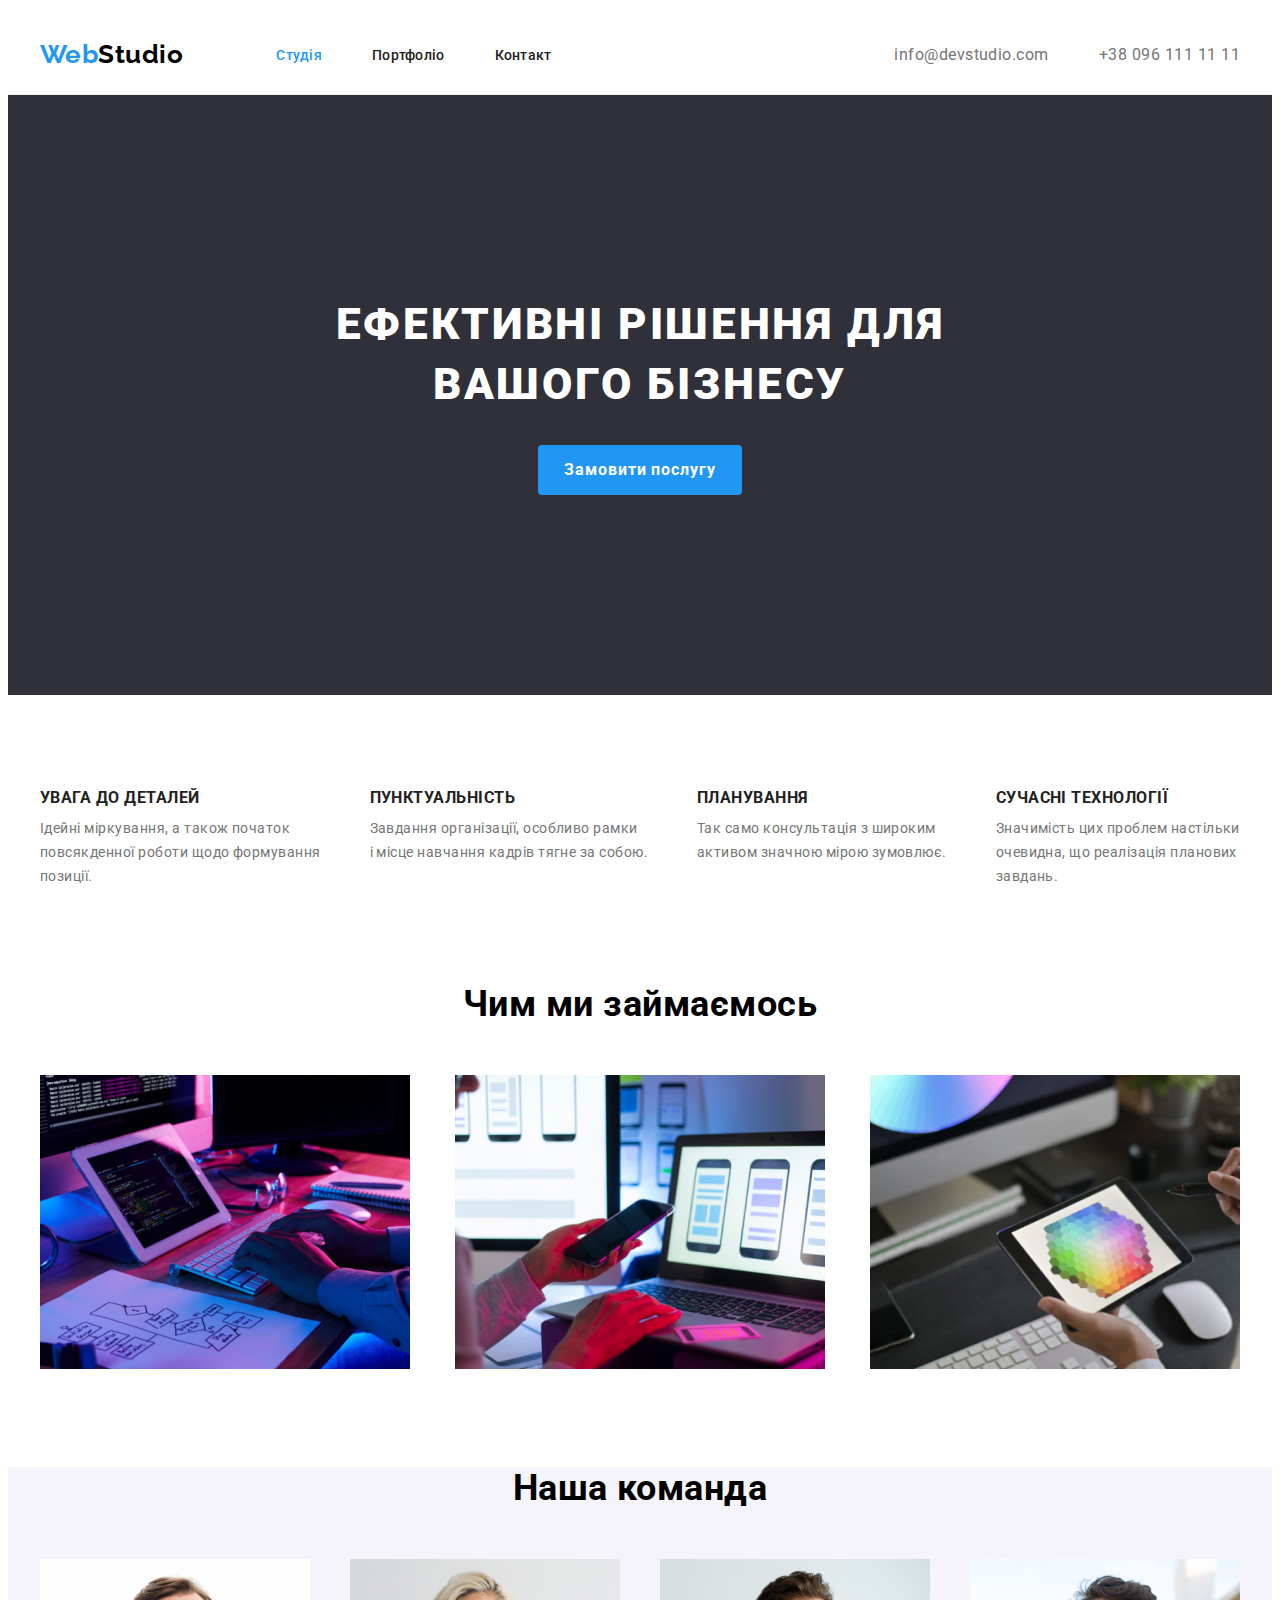
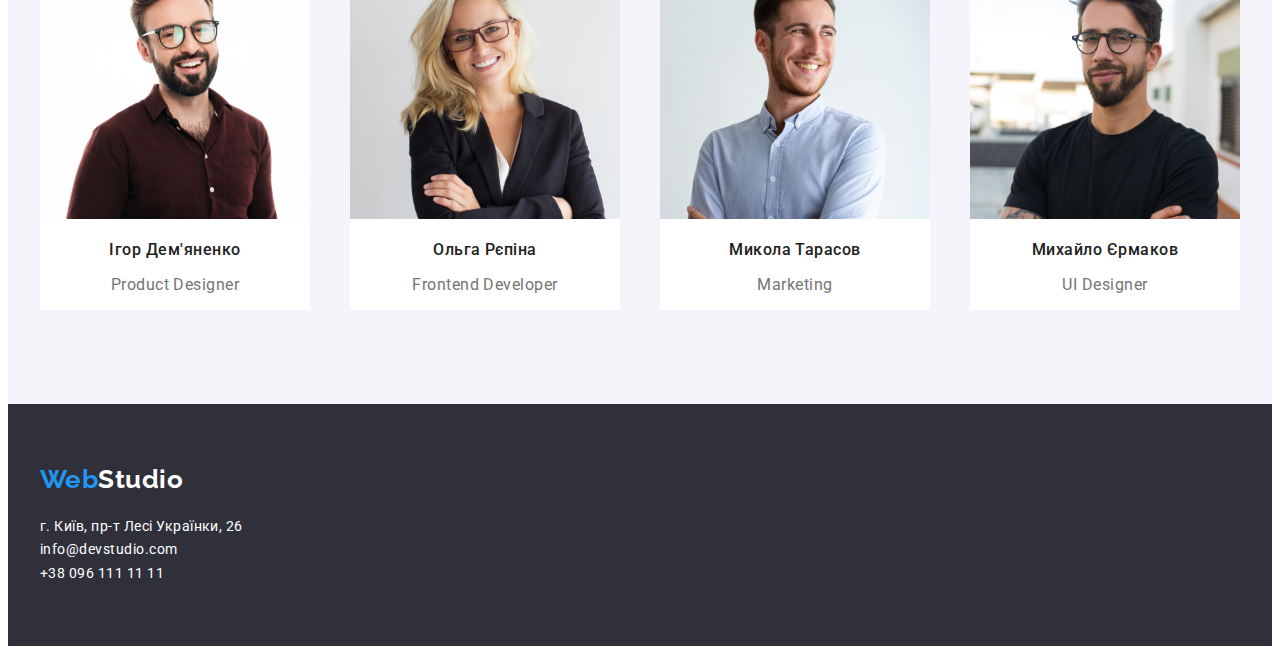
<file: index.html>
<!DOCTYPE html>
<html lang="uk">
  <head>
    <meta charset="UTF-8" />
    <meta http-equiv="X-UA-Compatible" content="IE=edge" />
    <meta name="viewport" content="width=device-width, initial-scale=1.0" />
    <title lang="en">WebStudio</title>
    <link
      href="https://fonts.googleapis.com/css2?family=Raleway:wght@700&family=Roboto:wght@400;500;700;900&display=swap"
      rel="stylesheet"
    />
    <link
      rel="stylesheet"
      href="https://cdnjs.cloudflare.com/ajax/libs/modern-normalize/1.1.0/modern-normalize.min.css"
      integrity="sha512-wpPYUAdjBVSE4KJnH1VR1HeZfpl1ub8YT/NKx4PuQ5NmX2tKuGu6U/JRp5y+Y8XG2tV+wKQpNHVUX03MfMFn9Q=="
      crossorigin="anonymous"
      referrerpolicy="no-referrer"
    />
    <link rel="stylesheet" href="./css/styles.css" />
  </head>

  <body>
    <header>
      <div class="test">
        <div class="container navigation">
          <nav class="nav-container-left">
            <a href="./index.html" lang="en" class="logo"
              >Web<span class="logo-black">Studio</span></a
            >
            <div class="site-nav-container">
              <ul class="site-nav">
                <li>
                  <a href="./index.html" class="current">Студія</a>
                </li>
                <li>
                  <a href="./portfolio.html">Портфоліо</a>
                </li>
                <li>
                  <a href="#">Контакт</a>
                </li>
              </ul>
            </div>
          </nav>
          <div class="nav-container-right">
            <ul class="site-nav-contacts">
              <li>
                <a href="mailto:info@devstudio.com">info@devstudio.com</a>
              </li>
              <li>
                <a href="tel:+380961111111">+38 096 111 11 11</a>
              </li>
            </ul>
          </div>
        </div>
      </div>
    </header>
    <main>
      <section class="title-section">
        <div class="container">
          <h1 class="text-big-title">
            Ефективні рішення для<br />
            вашого бізнесу
          </h1>

          <button type="button" class="button-title">Замовити послугу</button>
        </div>
      </section>

      <section class="benefits">
        <div class="container">
          <!-- сховали заголовок -->
          <h2 class="visually-hidden">Наші переваги</h2>
          <ul class="benefits-list">
            <li>
              <h3>Увага до деталей</h3>
              <p>
                Ідейні міркування, а також початок<br />
                повсякденної роботи щодо формування<br />
                позиції.
              </p>
            </li>

            <li>
              <h3>Пунктуальність</h3>
              <p>
                Завдання організації, особливо рамки<br />
                і місце навчання кадрів тягне за собою.
              </p>
            </li>

            <li>
              <h3>Планування</h3>
              <p>
                Так само консультація з широким<br />
                активом значною мірою зумовлює.
              </p>
            </li>

            <li>
              <h3>Сучасні технології</h3>
              <p>
                Значимість цих проблем настільки<br />
                очевидна, що реалізація планових<br />
                завдань.
              </p>
            </li>
          </ul>
        </div>
      </section>

      <section class="our-works">
        <div class="container">
          <h2>Чим ми займаємось</h2>
          <ul class="our-works-list">
            <li>
              <img
                src="./images/1/img1.jpg"
                alt="Програміст пише код"
                width="370"
              />
            </li>
            <li>
              <img
                src="./images/1/img2.jpg"
                alt="Маркетолог придумує рекламний сайт для телефонів"
                width="370"
              />
            </li>
            <li>
              <img
                src="./images/1/img3.jpg"
                alt="Дизайнер обирає кольори"
                width="370"
              />
            </li>
          </ul>
        </div>
      </section>

      <section class="team-title">
        <div class="container">
          <h2>Наша команда</h2>
          <ul class="team-list">
            <li class="team">
              <img
                src="./images/1/img4.jpg"
                alt="Ігор Дем'яненко"
                width="270"
              />
              <h3>Ігор Дем'яненко</h3>
              <p lang="en">Product Designer</p>
            </li>
            <li class="team">
              <img src="./images/1/img5.jpg" alt="Ольга Рєпіна" width="270" />
              <h3>Ольга Рєпіна</h3>
              <p lang="en">Frontend Developer</p>
            </li>
            <li class="team">
              <img src="./images/1/img6.jpg" alt="Микола Тарасов" width="270" />
              <h3>Микола Тарасов</h3>
              <p lang="en">Marketing</p>
            </li>
            <li class="team">
              <img
                src="./images/1/img7.jpg"
                alt="Михайло Єрмаков"
                width="270"
              />
              <h3>Михайло Єрмаков</h3>
              <p lang="en">UI Designer</p>
            </li>
          </ul>
        </div>
      </section>
    </main>
    <footer>
      <div class="container">
        <a href="./index.html" lang="en" class="logo"
          >Web<span class="logo-white">Studio</span></a
        >
        <address>
          <ul class="footer-address">
            <li>
              <a
                href="https://goo.gl/maps/CPtrU1FHBa2aNyZL9"
                target="_blank"
                rel="noopener noreferrer nofollow"
                >г. Київ, пр-т Лесі Українки, 26</a
              ><br />
            </li>

            <li class="foorer-mail">
              <a href="mailto:info@devstudio.com">info@devstudio.com</a><br />
            </li>

            <li class="foorer-phone">
              <a href="tel:+380961111111">+38 096 111 11 11</a>
            </li>
          </ul>
        </address>
      </div>
    </footer>
  </body>
</html>
</file>
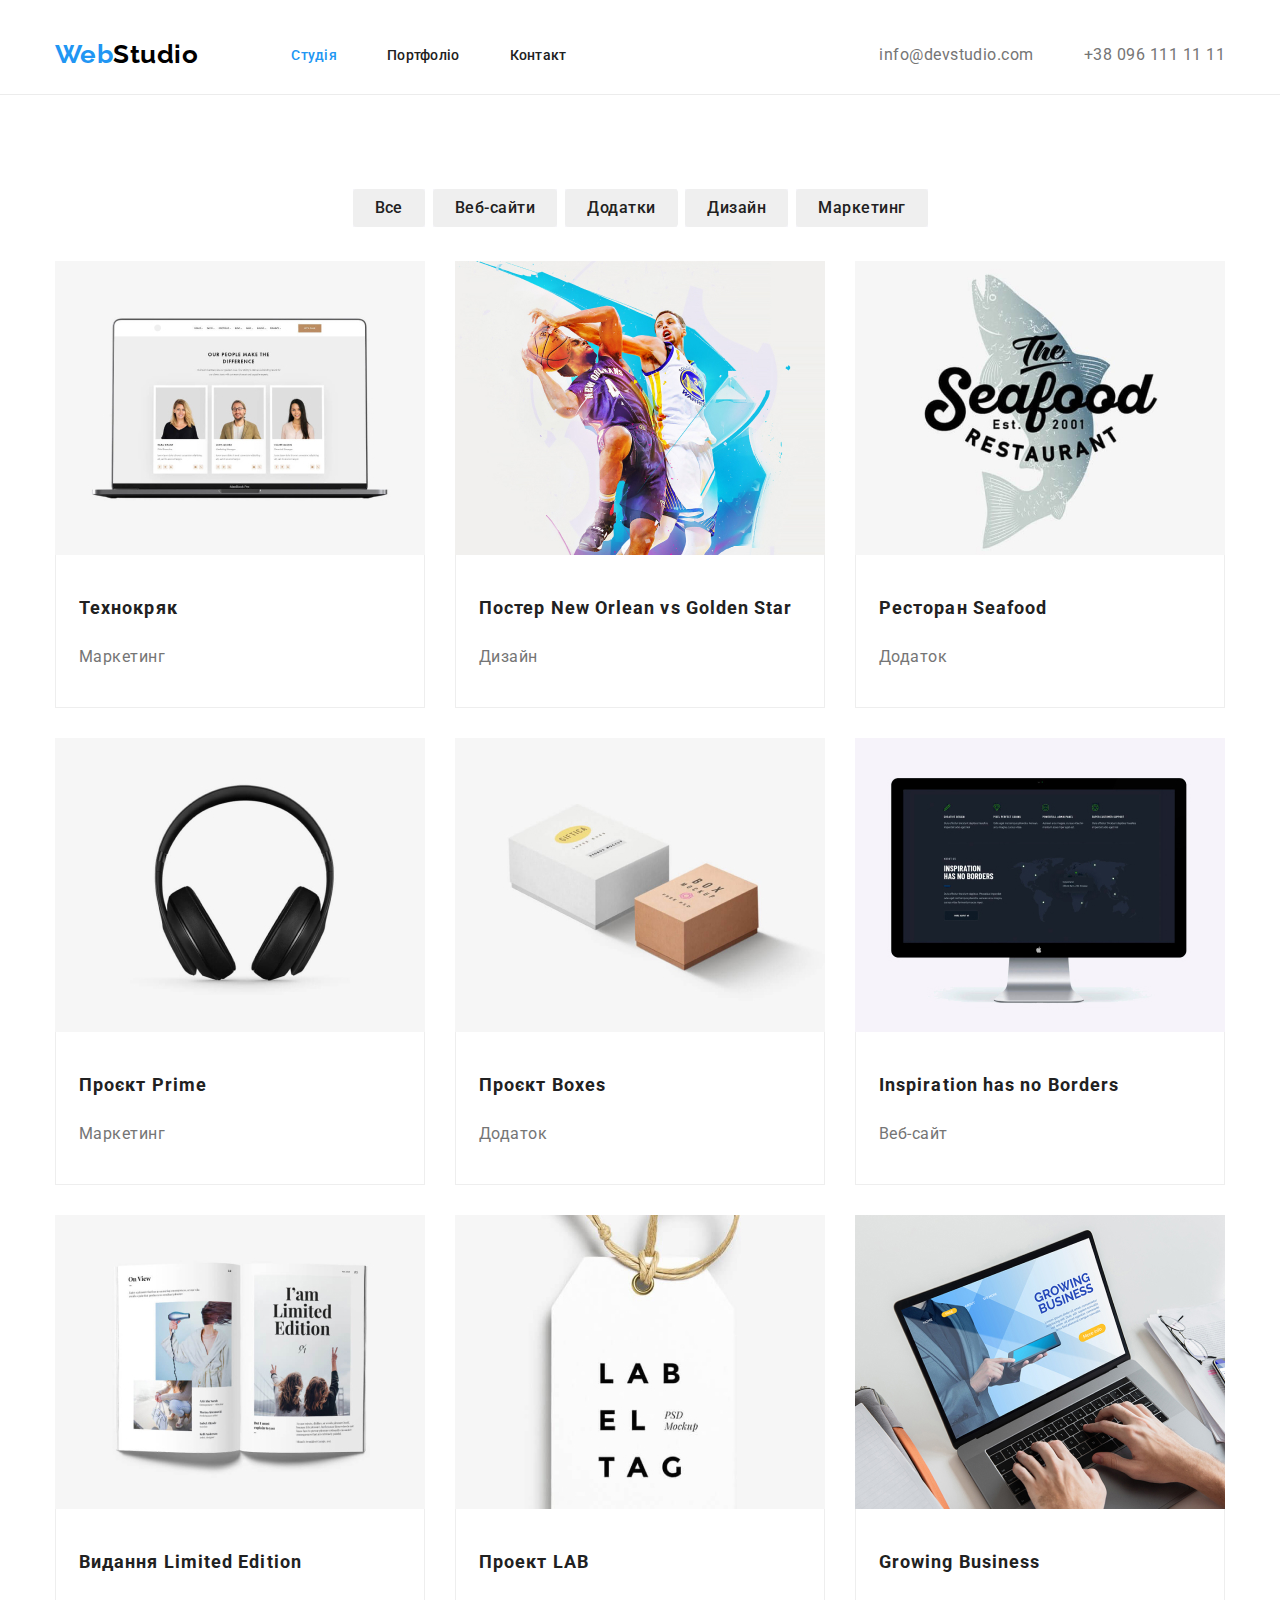
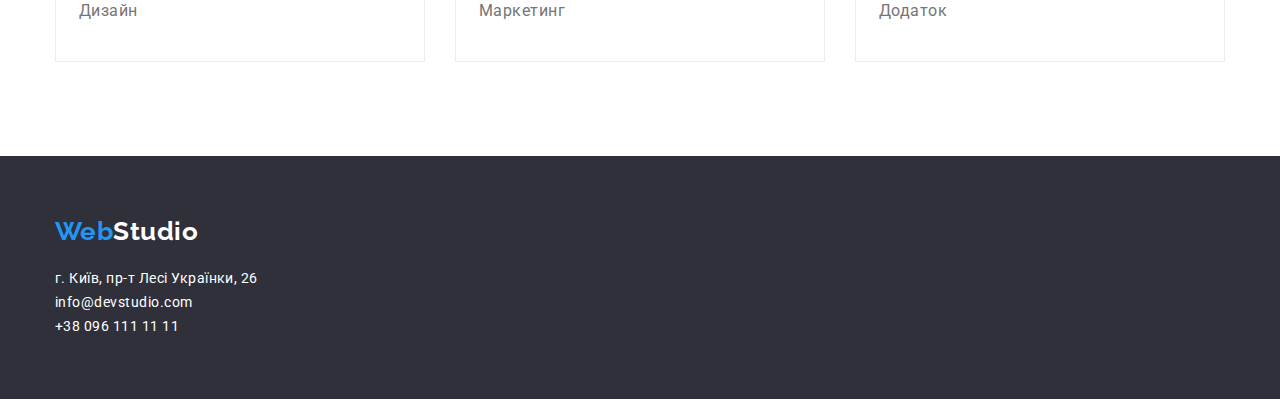
<file: portfolio.html>
<!DOCTYPE html>
<html lang="uk">
  <head>
    <meta charset="UTF-8" />
    <meta http-equiv="X-UA-Compatible" content="IE=edge" />
    <meta name="viewport" content="width=device-width, initial-scale=1.0" />
    <title lang="en">WebStudio</title>
    <link
      href="https://fonts.googleapis.com/css2?family=Raleway:wght@700&family=Roboto:wght@400;500;700;900&display=swap"
      rel="stylesheet"
    />
    <link
      href="https://cdnjs.cloudflare.com/ajax/libs/modern-normalize/1.1.0/modern-normalize.min.css"
      rel="stylesheet"
    />
    <link rel="stylesheet" href="./css/styles.css" />
  </head>

  <body>
    <header>
      <div class="container navigation">
        <nav class="nav-container-left">
          <a href="./index.html" lang="en" class="logo"
            >Web<span class="logo-black">Studio</span></a
          >
          <div class="site-nav-container">
            <ul class="site-nav">
              <li>
                <a href="./index.html" class="current">Студія</a>
              </li>
              <li>
                <a href="./portfolio.html">Портфоліо</a>
              </li>
              <li>
                <a href="#">Контакт</a>
              </li>
            </ul>
          </div>
        </nav>
        <div class="nav-container-right">
          <ul class="site-nav-contacts">
            <li>
              <a href="mailto:info@devstudio.com">info@devstudio.com</a>
            </li>
            <li>
              <a href="tel:+380961111111">+38 096 111 11 11</a>
            </li>
          </ul>
        </div>
      </div>
    </header>

    <main>
      <div class="container">
        <div class="portfolio-buttons">
          <h1 class="visually-hidden">Портфоліо</h1>
          <ul class="list-buttons">
            <li class="item-button">
              <button type="button">Все</button>
            </li>

            <li class="item-button">
              <!--щоб не робився перенос тире, вставляємо спец-символ-->
              <button type="button">Веб&#8209;сайти</button>
            </li>

            <li class="item-button">
              <button type="button">Додатки</button>
            </li>

            <li class="item-button">
              <button type="button">Дизайн</button>
            </li>

            <li class="item-button">
              <button type="button">Маркетинг</button>
            </li>
          </ul>
        </div>

        <div class="portfolio">
          <ul class="card-set">
            <li class="item">
              <a href="#">
                <div class="card">
                  <img
                    src="./images/2/img8.jpg"
                    alt="tehnokryak"
                    width="370"
                  />
                </div>
                <div class="under-foto">
                  <h2>Технокряк</h2>
                  <p>Маркетинг</p>
                </div>
              </a>
            </li>

            <li class="item">
              <a href="#">
                <div class="card">
                  <img
                    src="./images/2/img9.jpg"
                    alt="poster"
                    width="370"
                  />
                </div>
                <div class="under-foto">
                  <h2>Постер New Orlean vs Golden Star</h2>
                  <p>Дизайн</p>
                </div>
              </a>
            </li>

            <li class="item">
              <a href="#">
                <div class="card">
                  <img
                    src="./images/2/img10.jpg"
                    alt="restoran"
                    width="370"
                  />
                </div>
                <div class="under-foto">
                  <h2>Ресторан Seafood</h2>
                  <p>Додаток</p>
                </div>
              </a>
            </li>

            <li class="item">
              <a href="#">
                <div class="card">
                  <img src="./images/2/img11.jpg" alt="prime" width="370" />
                </div>
                <div class="under-foto">
                  <h2>Проєкт Prime</h2>
                  <p>Маркетинг</p>
                </div>
              </a>
            </li>

            <li class="item">
              <a href="#">
                <div class="card">
                  <img src="./images/2/img12.jpg" alt="boxes" width="370" />
                </div>
                <div class="under-foto">
                  <h2>Проєкт Boxes</h2>
                  <p>Додаток</p>
                </div>
              </a>
            </li>

            <li class="item">
              <a href="#">
                <div class="card">
                  <img
                    src="./images/2/img13.jpg"
                    alt="inspiration"
                    width="370"
                  />
                </div>
                <div class="under-foto">
                  <h2>Inspiration has no Borders</h2>
                  <p>Веб-сайт</p>
                </div>
              </a>
            </li>

            <li class="item">
              <a href="#">
                <div class="card">
                  <img
                    src="./images/2/img14.jpg"
                    alt="limited edition"
                    width="370"
                  />
                </div>
                <div class="under-foto">
                  <h2>Видання Limited Edition</h2>
                  <p>Дизайн</p>
                </div>
              </a>
            </li>

            <li class="item">
              <a href="#">
                <div class="card">
                  <img src="./images/2/img15.jpg" alt="proect lab" width="370" />
                </div>
                <div class="under-foto">
                  <h2>Проект LAB</h2>
                  <p>Маркетинг</p>
                </div>
              </a>
            </li>

            <li class="item">
              <a href="#">
                <div class="card">
                  <img
                    src="./images/2/img16.jpg"
                    alt="Growing Business"
                    width="370"
                  />
                </div>
                <div class="under-foto">
                  <h2>Growing Business</h2>
                  <p>Додаток</p>
                </div>
              </a>
            </li>
          </ul>
        </div>
      </div>
    </main>

    <footer>
      <div class="container">
        <a href="./index.html" lang="en" class="logo"
          >Web<span class="logo-white">Studio</span></a
        >

        <address>
          <ul class="footer-address">
            <li>
              <a
                href="https://goo.gl/maps/CPtrU1FHBa2aNyZL9"
                target="_blank"
                rel="noopener noreferrer nofollow"
                >г. Київ, пр-т Лесі Українки, 26</a
              ><br />
            </li>

            <li class="foorer-mail">
              <a href="mailto:info@devstudio.com">info@devstudio.com</a><br />
            </li>

            <li class="foorer-phone">
              <a href="tel:+380961111111">+38 096 111 11 11</a>
            </li>
          </ul>
        </address>
      </div>
    </footer>
  </body>
</html>
</file>
<file: css/styles.css>
:root {
    --title-text-color: rgba(33, 33, 33, 1);
    --pargraf-text-color: rgba(117, 117, 117, 1);
    --dark-background: rgba(47, 48, 58, 1);
    --white: rgba(255, 255, 255, 1);
    --blue: rgba(33, 150, 243, 1);

}

body {
    background-color: var(--white);
    font-family: roboto, sans-serif;
    letter-spacing: 0.03em;
    line-height: 1.2;

    margin-top: 15px;
    margin-bottom: 15px;
}

body a {
    text-decoration: none;
}

/* убираем маркеры в списках */
ul {
    list-style: none;
    margin: 0;
    padding: 0;
}

button {
    font-family: inherit;
    cursor: pointer;
    color: var(--title-text-color);
    font-weight: 500;
    font-size: 16px;
    line-height: 1.62;
    text-align: center;
    letter-spacing: 0.03em;
    border: none;
    border-radius: 4px;
    padding: 6px 22px;
}

/* цвет кнопки гпавной при ховере 188CE8 */
button:hover,
button:focus {
    color: var(--white);
    background-color: var(--blue);
}

.container {
    margin-left: auto;
    margin-right: auto;
    padding-left: 15px;
    padding-right: 15px;
    width: 1200px;
    outline: 2px solid none;
}

.visually-hidden {
    position: absolute;
    white-space: nowrap;
    width: 1px;
    height: 1px;
    overflow: hidden;
    border: 0;
    padding: 0;
    clip: rect(0 0 0 0);
    clip-path: inset(50%);
    margin: -1px;
}

.logo {
    color: var(--blue);
    font-size: 26px;
    font-family: raleway, sans-serif;
    font-weight: 700;
    font-size: 26px;
    line-height: 1.19;
}

.logo-black {
    color: rgba(0, 0, 0, 1);
    margin-right: 93px;
}

.logo-white {
    color: var(--white);
}

header {
    border-bottom: 1px solid rgba(236, 236, 236, 1);
}

.navigation {
    display: flex;
    align-items: center;
    padding-top: 24px;
    padding-bottom: 24px;
}

.nav-container-left {
    display: flex;
    align-items: center;
}

.site-nav-container li {
    margin-right: 50px;
}

.site-nav {
    display: flex;
    align-items: center;
    margin: 0;
    padding: 0;
}

.site-nav a {
    color: var(--title-text-color);
    font-weight: 500;
    font-size: 14px;
    line-height: 1.14;
    letter-spacing: 0.02em;
}

/* виділяємо поточну сторінку(студіо, портфоліо, контакти) */
.site-nav a.current {
    color: var(--blue);
}

.navigation a:hover,
.navigation a:focus {
    color: var(--blue);
}

.nav-container-right {
    margin-left: auto;
    align-items: center;
}

.site-nav-contacts {
    display: flex;
    align-items: center;
    margin: 0;
    padding: 0;
}

.site-nav-contacts a {
    color: var(--pargraf-text-color);
}

.site-nav-contacts li {
    margin-left: 50px;
}

.title-section {
    color: var(--white);
    background-color: rgba(47, 48, 58, 1);
    text-align: center;
    outline: 2px solid none;
    padding-top: 200px;
    padding-bottom: 200px;



}

/* зробили всі літери великими text-transform: uppercase; */
.text-big-title {
    font-weight: 900;
    font-size: 44px;
    line-height: 1.36;
    letter-spacing: 0.06em;
    text-transform: uppercase;
    text-align: center;
    margin: 0;
}

.button-title {
    background-color: var(--blue);
    color: var(--white);
    font-weight: 700;
    font-size: 16px;
    line-height: 30px;
    letter-spacing: 0.06em;
    margin-top: 30px;
    border: none;
    padding: 10px 26px;
}

.button-title:hover,
.button-title:focus {
    background-color: rgba(24, 140, 232, 1);
}

.benefits {
    font-size: 14px;
    outline: 2px solid none;
    padding-top: 94px;
    padding-bottom: 94px;
}

.benefits-list {
    display: flex;
    justify-content: space-between;
    margin-right: -30px;
}

.benefits-list li {
    margin-right: 30px;
}

.benefits-list h3 {
    color: var(--title-text-color);
    font-weight: 700;
    line-height: 1.14;
    text-transform: uppercase;
    margin-top: 0;
    margin-bottom: 0;
}

.benefits-list p {
    color: var(--pargraf-text-color);
    font-weight: 400;
    line-height: 1.71;
    margin-top: 10px;
    margin-bottom: 0;
}

.our-works {
    padding-bottom: 94px;
    outline: 2px solid none;
}

.our-works h2 {
    font-weight: 700;
    font-size: 36px;
    line-height: 1.17;
    text-align: center;
    margin: 0;
}

.our-works-list {
    display: flex;
    margin-top: 50px;
    margin-bottom: 0;
    margin-right: -30px;
    justify-content: space-between;
}

.our-works-list li {
    margin-right: 30px;
}

.team-title {
    padding-bottom: 94px;
    outline: 2px solid none;
    background-color: rgba(245, 244, 250, 1);
}

.team-title h2 {
    font-weight: 700;
    font-size: 36px;
    line-height: 1.17;
    text-align: center;
    margin: 0;
}

.team-list {
    display: flex;
    margin-top: 50px;
    margin-bottom: 0;
    margin-right: -30px;
    justify-content: space-between;
}

.team {
    text-align: center;
    background-color: var(--white);
    font-size: 16px;
    line-height: 1.19;
    margin-right: 30px;
}

.team h3 {
    font-size: 16px;
    font-weight: 500;
    color: var(--title-text-color);
}

.team p {
    color: var(--pargraf-text-color);
    font-weight: 400;
}


footer {
    background-color: var(--dark-background);
    color: var(--white);
    outline: 2px solid none;
    padding-top: 60px;
    padding-bottom: 60px;
}

footer a {
    color: var(--white);
}

address {
    margin-top: 20px;
}

.footer-address {
    font-style: normal;
    font-weight: 400;
    font-size: 14px;
    line-height: 1.71;
}

.foorer-mail,
.foorer-phone {
    color: rgba(255, 255, 255, 0.6);
}

.portfolio-buttons {
    margin-left: auto;
    margin-right: auto;
    width: 575px;
    outline: 2px solid none;
    margin-top: 94px;
}

.list-buttons {
    display: flex;
    flex-direction: column(row) padding-left: 0;
    margin-left: -8px;
}

.item-button {
    flex-basis: content;
    width: 38px;
    margin-left: 8px;
    background-color: rgba(245, 244, 250, 1);
    /* justify-content: space-between ; - можна вписувати замість flex-basis: content; щоб розподілити текст*/
}

.portfolio {
    margin-top: 34px;
    margin-bottom: 94px;
}

/* ФОТО: ставимо елементи списку в строку (display: flex;) і робими перенос фото по строкам ( flex-wrap: wrap;)
   (margin-top: -28px;)-не можна ставити коли є колір фону (саме цієї секції card-set), тоді треба прибирати іншим способом */
.card-set {
    display: flex;
    flex-wrap: wrap;
    align-items: center;
    margin-top: -30px;
    margin-bottom: 0;
}

.item {
    margin-top: 30px;
    margin-right: 30px;
}

/* ми кожному 3-му елементу прибираємо маржин справа*/
.item:nth-child(3n) {
    margin-right: 0;
}

.card {
    display: flex;
    align-content: flex-end;
}

.under-foto {
    padding-top: 20px;
    padding-bottom: 19px;
    padding-left: 23px;
    padding-right: 23px;
    border-right: 1px solid rgba(238, 238, 238, 1);
    border-left: 1px solid rgba(238, 238, 238, 1);
    border-bottom: 1px solid rgba(238, 238, 238, 1);
}

.under-foto h2 {
    color: var(--title-text-color);
    font-weight: 700;
    font-size: 18px;
    line-height: 2;
    letter-spacing: 0.06em;
}

.under-foto p {
    color: var(--pargraf-text-color);
    font-weight: 400;
    font-size: 16px;
    line-height: 1.88;
}
</file>
